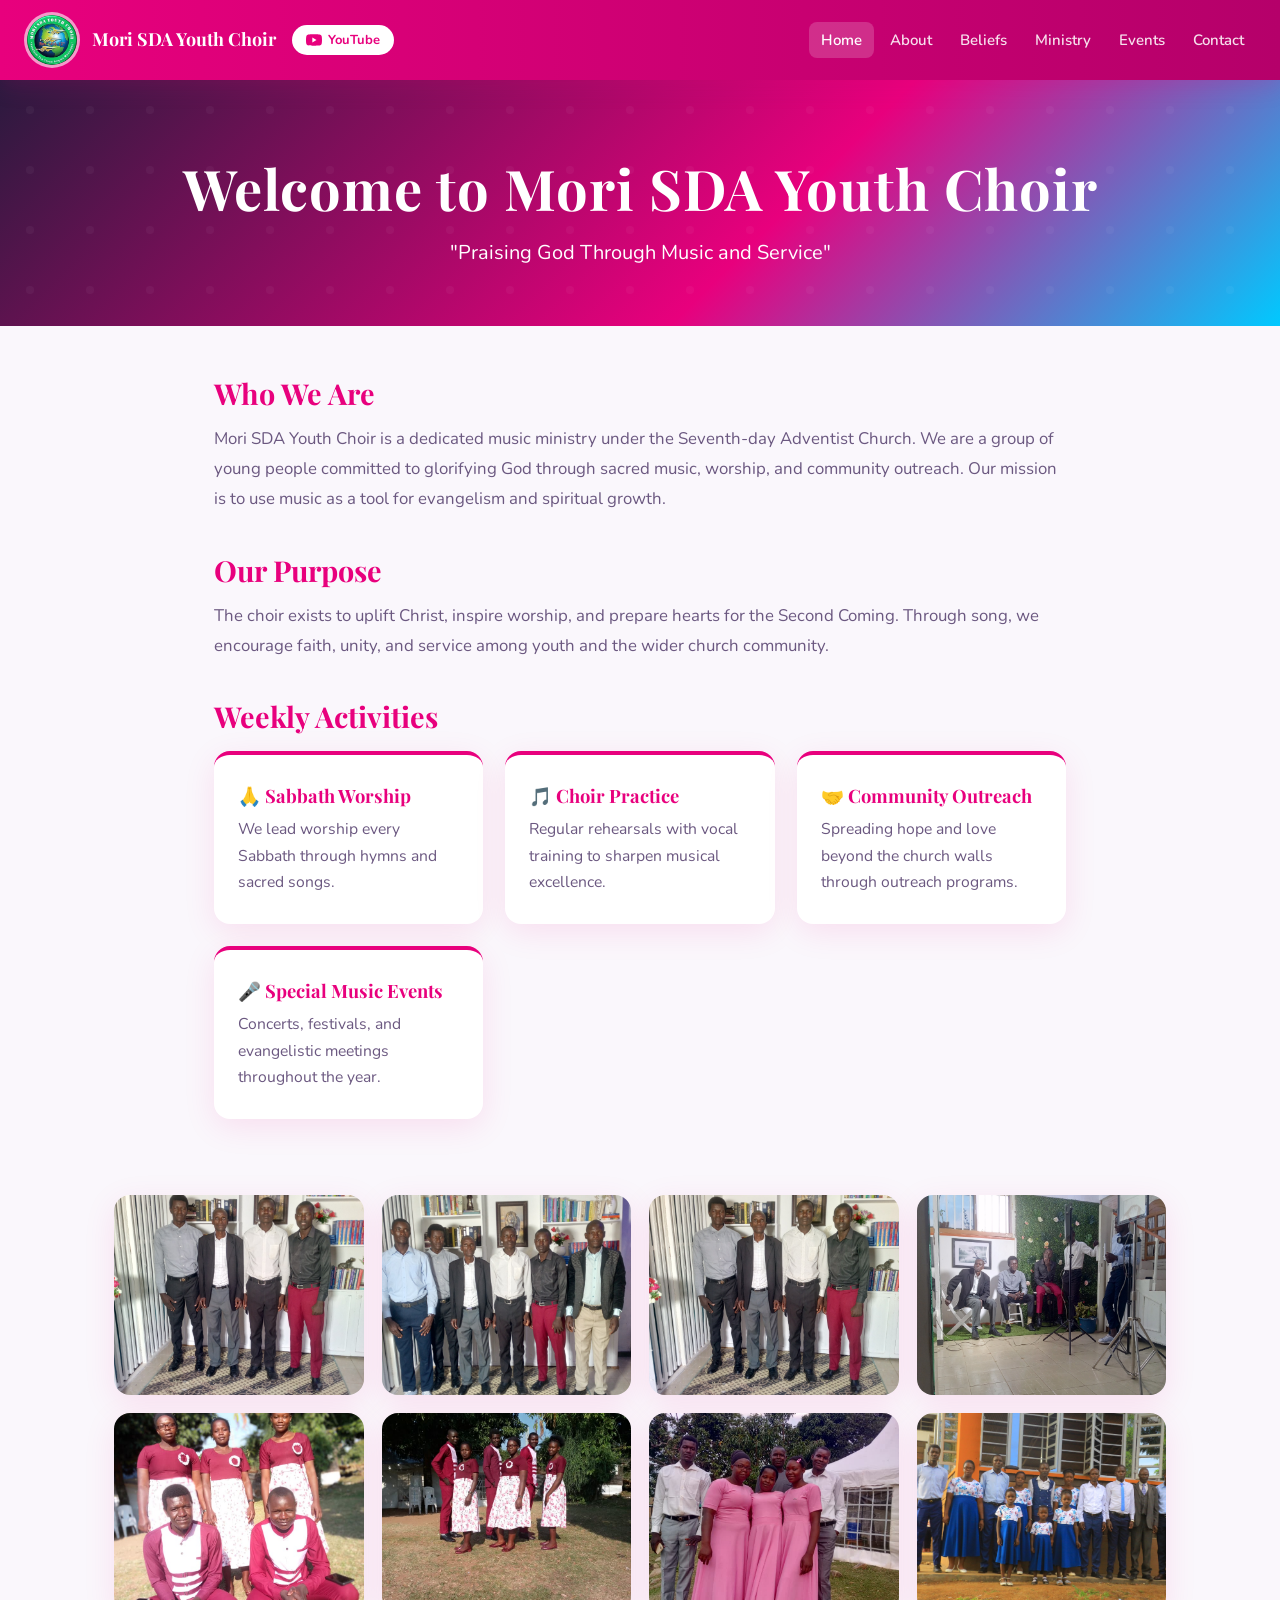
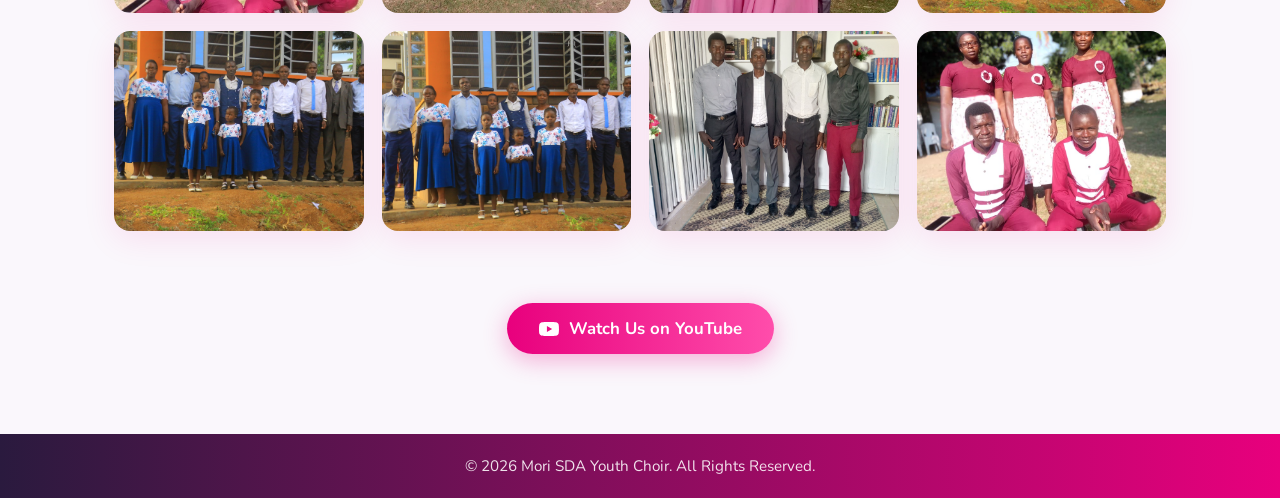
<file: index.html>
<!DOCTYPE html>
<html lang="en">
<head>
  <meta charset="UTF-8">
  <meta name="viewport" content="width=device-width, initial-scale=1.0">
  <title>Mori SDA Youth Choir</title>
  <link rel="stylesheet" href="style.css">
</head>
<body>

<!-- NAVBAR -->
<nav class="navbar">
  <div class="logo-container">
    <img src="logo.jpg" alt="Mori SDA Youth Choir Logo" class="logo-img">
    <span class="logo-text">Mori SDA Youth Choir</span>
    <a class="yt-btn" href="https://www.youtube.com/@MoriAYChoirRapogiKE" target="_blank" rel="noopener noreferrer">
      <svg width="16" height="16" viewBox="0 0 24 24" fill="currentColor"><path d="M23.5 6.2a3 3 0 0 0-2.1-2.1C19.5 3.5 12 3.5 12 3.5s-7.5 0-9.4.6A3 3 0 0 0 .5 6.2C0 8.1 0 12 0 12s0 3.9.5 5.8a3 3 0 0 0 2.1 2.1c1.9.6 9.4.6 9.4.6s7.5 0 9.4-.6a3 3 0 0 0 2.1-2.1C24 15.9 24 12 24 12s0-3.9-.5-5.8zM9.5 15.6V8.4l6.3 3.6-6.3 3.6z"/></svg>
      YouTube
    </a>
  </div>
  <button class="hamburger" aria-label="Toggle navigation">
    <span></span><span></span><span></span>
  </button>
  <ul class="nav-links">
    <li><button onclick="goToPage('index.html')">Home</button></li>
    <li><button onclick="goToPage('index2.html')">About</button></li>
    <li><button onclick="goToPage('index3.html')">Beliefs</button></li>
    <li><button onclick="goToPage('index4.html')">Ministry</button></li>
    <li><button onclick="goToPage('index5.html')">Events</button></li>
    <li><button onclick="goToPage('index6.html')">Contact</button></li>
  </ul>
</nav>

<div class="page-content">

<!-- HERO -->
<header class="hero">
  <h1>Welcome to Mori SDA Youth Choir</h1>
  <p>"Praising God Through Music and Service"</p>
</header>

<!-- SECTIONS -->
<div class="section-wrap">
  <section>
    <h2>Who We Are</h2>
    <p>
      Mori SDA Youth Choir is a dedicated music ministry under the Seventh-day Adventist Church.
      We are a group of young people committed to glorifying God through sacred music, worship,
      and community outreach. Our mission is to use music as a tool for evangelism and spiritual growth.
    </p>
  </section>

  <section>
    <h2>Our Purpose</h2>
    <p>
      The choir exists to uplift Christ, inspire worship, and prepare hearts for the Second Coming.
      Through song, we encourage faith, unity, and service among youth and the wider church community.
    </p>
  </section>

  <section>
    <h2>Weekly Activities</h2>
    <div class="cards-grid">
      <div class="card">
        <h3>🙏 Sabbath Worship</h3>
        <p>We lead worship every Sabbath through hymns and sacred songs.</p>
      </div>
      <div class="card">
        <h3>🎵 Choir Practice</h3>
        <p>Regular rehearsals with vocal training to sharpen musical excellence.</p>
      </div>
      <div class="card">
        <h3>🤝 Community Outreach</h3>
        <p>Spreading hope and love beyond the church walls through outreach programs.</p>
      </div>
      <div class="card">
        <h3>🎤 Special Music Events</h3>
        <p>Concerts, festivals, and evangelistic meetings throughout the year.</p>
      </div>
    </div>
  </section>
</div>

<!-- GALLERY -->
<section class="gallery">
  <img src="1.jpg" alt="Choir photo 1">
  <img src="2.jpg" alt="Choir photo 2">
  <img src="3.jpg" alt="Choir photo 3">
  <img src="4.jpg" alt="Choir photo 4">
  <img src="5.jpg" alt="Choir photo 5">
  <img src="6.jpg" alt="Choir photo 6">
  <img src="7.jpg" alt="Choir photo 7">
  <img src="8.jpg" alt="Choir photo 8">
  <img src="9.jpg" alt="Choir photo 9">
  <img src="10.jpg" alt="Choir photo 10">
  <img src="3.jpg" alt="Choir photo 11">
  <img src="5.jpg" alt="Choir photo 12">
</section>

<!-- CTA -->
<div class="cta-wrap">
  <a class="cta-btn" href="https://www.youtube.com/@MoriAYChoirRapogiKE" target="_blank" rel="noopener noreferrer">
    <svg width="20" height="20" viewBox="0 0 24 24" fill="currentColor"><path d="M23.5 6.2a3 3 0 0 0-2.1-2.1C19.5 3.5 12 3.5 12 3.5s-7.5 0-9.4.6A3 3 0 0 0 .5 6.2C0 8.1 0 12 0 12s0 3.9.5 5.8a3 3 0 0 0 2.1 2.1c1.9.6 9.4.6 9.4.6s7.5 0 9.4-.6a3 3 0 0 0 2.1-2.1C24 15.9 24 12 24 12s0-3.9-.5-5.8zM9.5 15.6V8.4l6.3 3.6-6.3 3.6z"/></svg>
    Watch Us on YouTube
  </a>
</div>

</div><!-- end .page-content -->

<footer>
  <p>&copy; 2026 Mori SDA Youth Choir. All Rights Reserved.</p>
</footer>

<script src="main.js"></script>
</body>
</html>
</file>
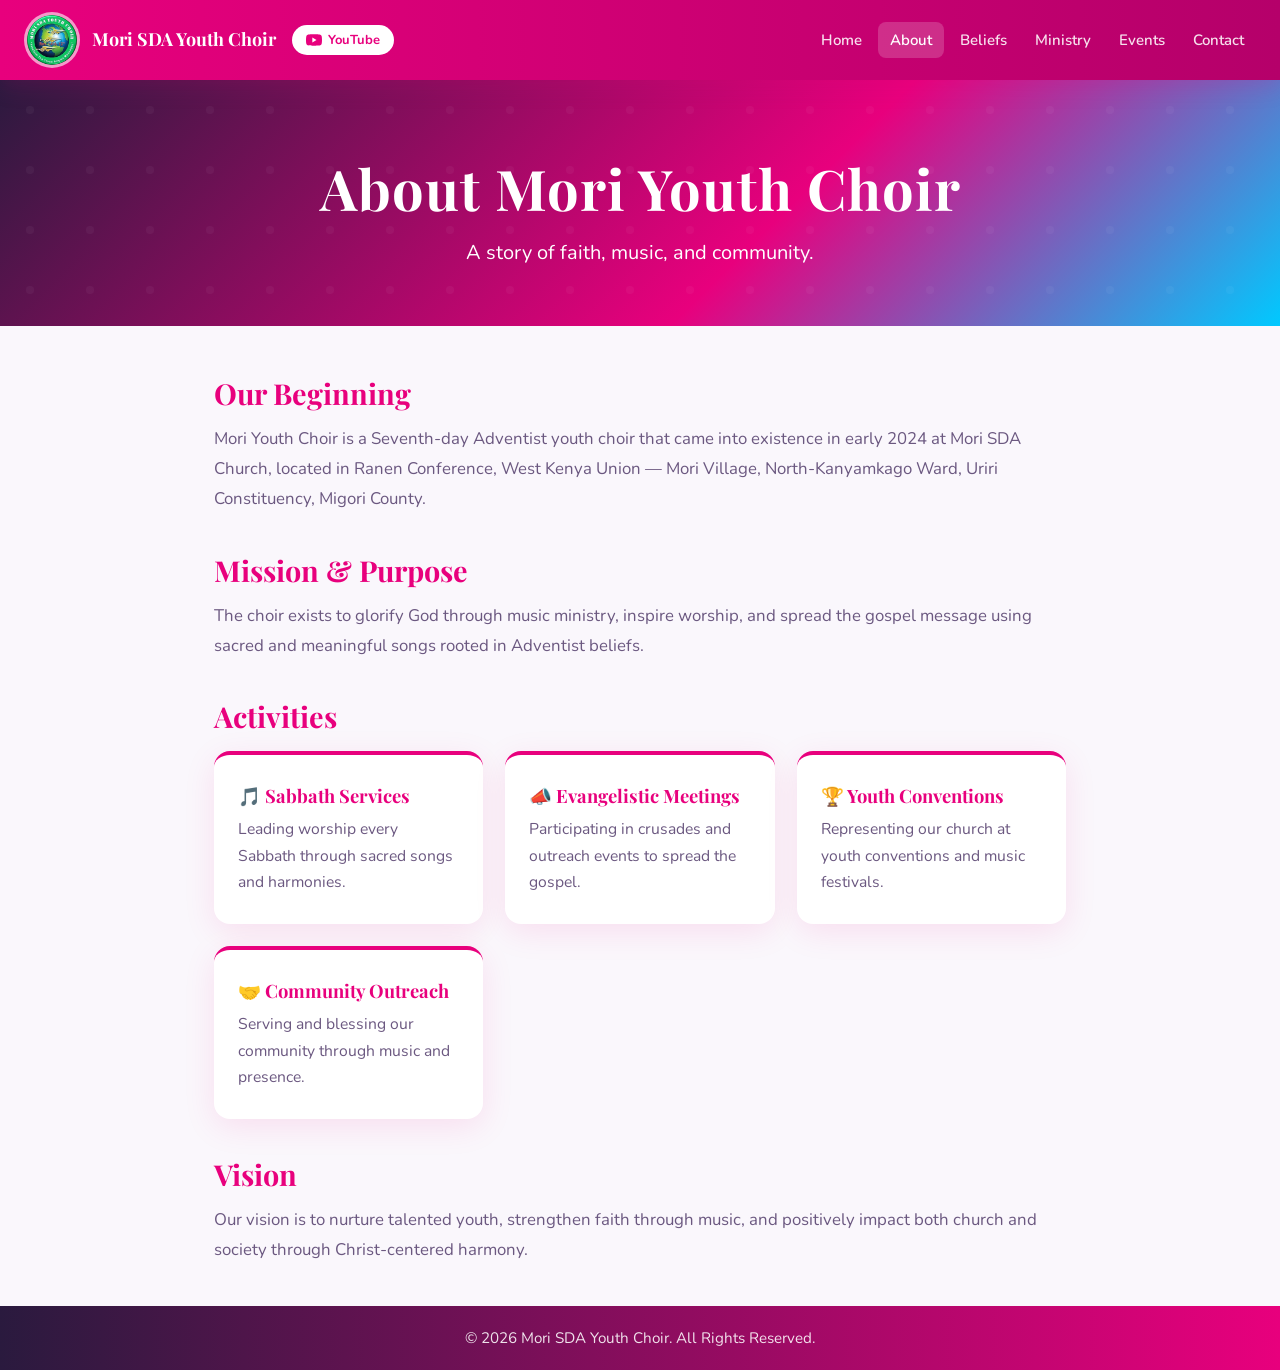
<file: index2.html>
<!DOCTYPE html>
<html lang="en">
<head>
  <meta charset="UTF-8">
  <meta name="viewport" content="width=device-width, initial-scale=1.0">
  <title>About | Mori SDA Youth Choir</title>
  <link rel="stylesheet" href="style.css">
</head>
<body>

<nav class="navbar">
  <div class="logo-container">
    <img src="logo.jpg" alt="Mori SDA Youth Choir Logo" class="logo-img">
    <span class="logo-text">Mori SDA Youth Choir</span>
    <a class="yt-btn" href="https://www.youtube.com/@MoriAYChoirRapogiKE" target="_blank" rel="noopener noreferrer">
      <svg width="16" height="16" viewBox="0 0 24 24" fill="currentColor"><path d="M23.5 6.2a3 3 0 0 0-2.1-2.1C19.5 3.5 12 3.5 12 3.5s-7.5 0-9.4.6A3 3 0 0 0 .5 6.2C0 8.1 0 12 0 12s0 3.9.5 5.8a3 3 0 0 0 2.1 2.1c1.9.6 9.4.6 9.4.6s7.5 0 9.4-.6a3 3 0 0 0 2.1-2.1C24 15.9 24 12 24 12s0-3.9-.5-5.8zM9.5 15.6V8.4l6.3 3.6-6.3 3.6z"/></svg>
      YouTube
    </a>
  </div>
  <button class="hamburger" aria-label="Toggle navigation">
    <span></span><span></span><span></span>
  </button>
  <ul class="nav-links">
    <li><button onclick="goToPage('index.html')">Home</button></li>
    <li><button onclick="goToPage('index2.html')">About</button></li>
    <li><button onclick="goToPage('index3.html')">Beliefs</button></li>
    <li><button onclick="goToPage('index4.html')">Ministry</button></li>
    <li><button onclick="goToPage('index5.html')">Events</button></li>
    <li><button onclick="goToPage('index6.html')">Contact</button></li>
  </ul>
</nav>

<div class="page-content">

<header class="hero">
  <h1>About Mori Youth Choir</h1>
  <p>A story of faith, music, and community.</p>
</header>

<div class="section-wrap">
  <section>
    <h2>Our Beginning</h2>
    <p>
      Mori Youth Choir is a Seventh-day Adventist youth choir that came into existence in early 2024
      at Mori SDA Church, located in Ranen Conference, West Kenya Union — Mori Village,
      North-Kanyamkago Ward, Uriri Constituency, Migori County.
    </p>
  </section>

  <section>
    <h2>Mission &amp; Purpose</h2>
    <p>
      The choir exists to glorify God through music ministry, inspire worship, and spread the gospel
      message using sacred and meaningful songs rooted in Adventist beliefs.
    </p>
  </section>

  <section>
    <h2>Activities</h2>
    <div class="cards-grid">
      <div class="card">
        <h3>🎵 Sabbath Services</h3>
        <p>Leading worship every Sabbath through sacred songs and harmonies.</p>
      </div>
      <div class="card">
        <h3>📣 Evangelistic Meetings</h3>
        <p>Participating in crusades and outreach events to spread the gospel.</p>
      </div>
      <div class="card">
        <h3>🏆 Youth Conventions</h3>
        <p>Representing our church at youth conventions and music festivals.</p>
      </div>
      <div class="card">
        <h3>🤝 Community Outreach</h3>
        <p>Serving and blessing our community through music and presence.</p>
      </div>
    </div>
  </section>

  <section>
    <h2>Vision</h2>
    <p>
      Our vision is to nurture talented youth, strengthen faith through music, and positively impact
      both church and society through Christ-centered harmony.
    </p>
  </section>
</div>

</div>

<footer>
  <p>&copy; 2026 Mori SDA Youth Choir. All Rights Reserved.</p>
</footer>

<script src="main.js"></script>
</body>
</html>
</file>
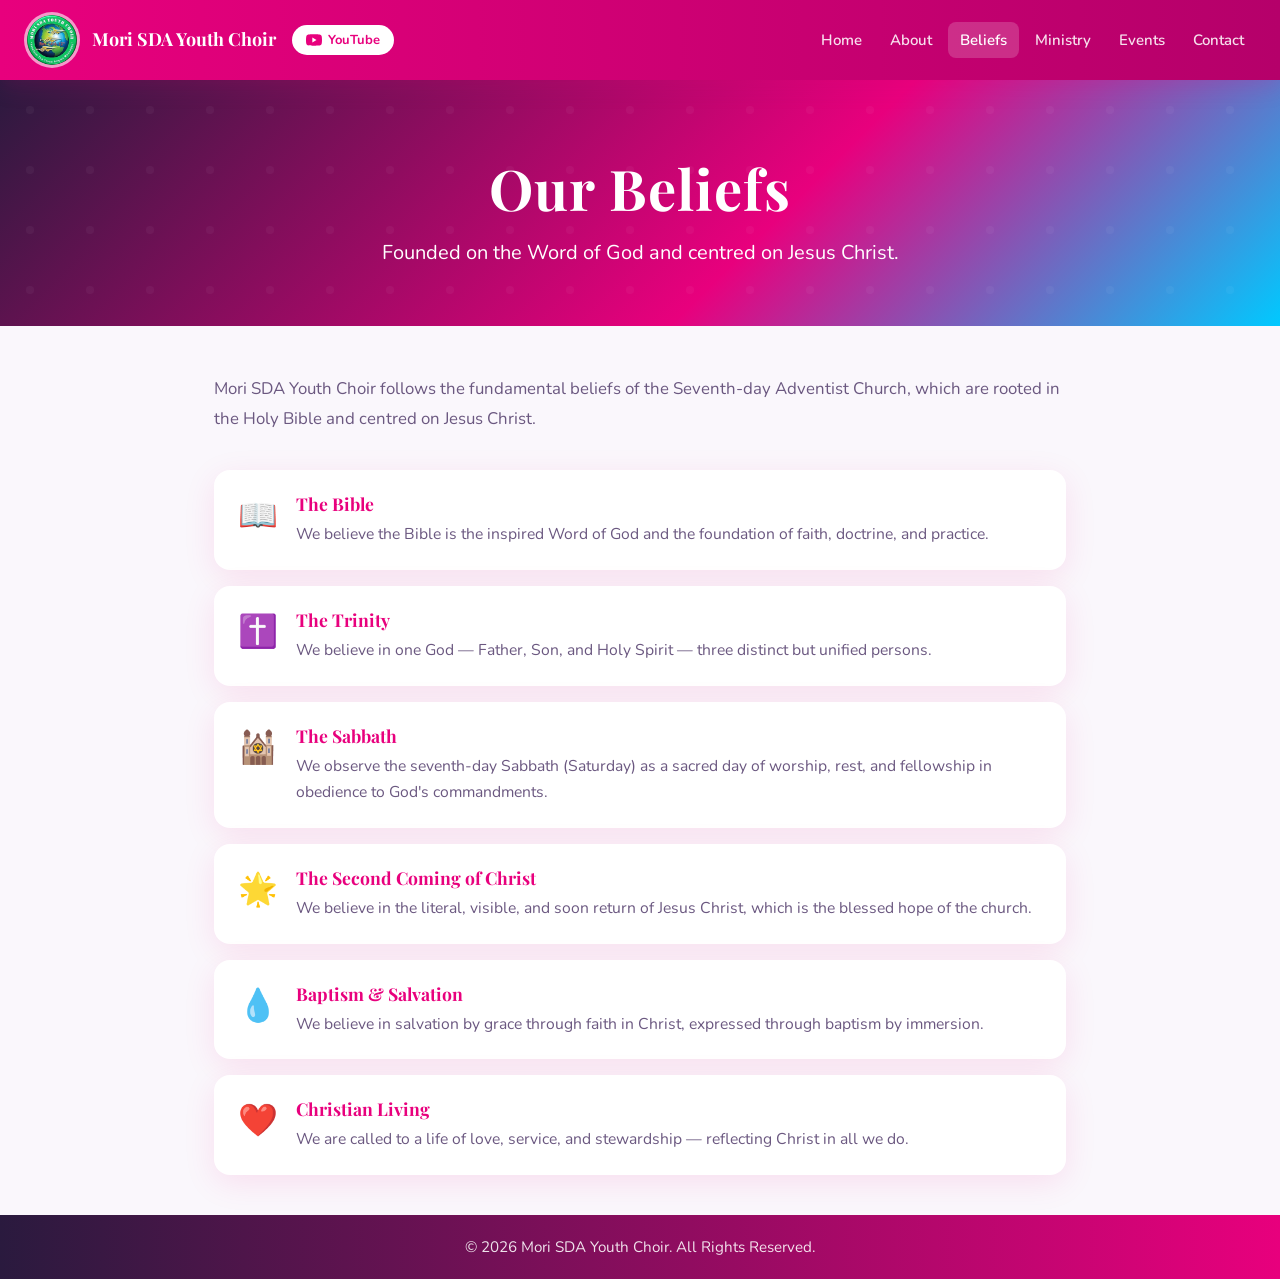
<file: index3.html>
<!DOCTYPE html>
<html lang="en">
<head>
  <meta charset="UTF-8">
  <meta name="viewport" content="width=device-width, initial-scale=1.0">
  <title>Our Beliefs | Mori SDA Youth Choir</title>
  <link rel="stylesheet" href="style.css">
</head>
<body>

<nav class="navbar">
  <div class="logo-container">
    <img src="logo.jpg" alt="Mori SDA Youth Choir Logo" class="logo-img">
    <span class="logo-text">Mori SDA Youth Choir</span>
    <a class="yt-btn" href="https://www.youtube.com/@MoriAYChoirRapogiKE" target="_blank" rel="noopener noreferrer">
      <svg width="16" height="16" viewBox="0 0 24 24" fill="currentColor"><path d="M23.5 6.2a3 3 0 0 0-2.1-2.1C19.5 3.5 12 3.5 12 3.5s-7.5 0-9.4.6A3 3 0 0 0 .5 6.2C0 8.1 0 12 0 12s0 3.9.5 5.8a3 3 0 0 0 2.1 2.1c1.9.6 9.4.6 9.4.6s7.5 0 9.4-.6a3 3 0 0 0 2.1-2.1C24 15.9 24 12 24 12s0-3.9-.5-5.8zM9.5 15.6V8.4l6.3 3.6-6.3 3.6z"/></svg>
      YouTube
    </a>
  </div>
  <button class="hamburger" aria-label="Toggle navigation">
    <span></span><span></span><span></span>
  </button>
  <ul class="nav-links">
    <li><button onclick="goToPage('index.html')">Home</button></li>
    <li><button onclick="goToPage('index2.html')">About</button></li>
    <li><button onclick="goToPage('index3.html')">Beliefs</button></li>
    <li><button onclick="goToPage('index4.html')">Ministry</button></li>
    <li><button onclick="goToPage('index5.html')">Events</button></li>
    <li><button onclick="goToPage('index6.html')">Contact</button></li>
  </ul>
</nav>

<div class="page-content">

<header class="hero">
  <h1>Our Beliefs</h1>
  <p>Founded on the Word of God and centred on Jesus Christ.</p>
</header>

<div class="section-wrap">
  <section>
    <p>
      Mori SDA Youth Choir follows the fundamental beliefs of the Seventh-day Adventist Church,
      which are rooted in the Holy Bible and centred on Jesus Christ.
    </p>
  </section>

  <section>
    <div class="belief-card">
      <div class="belief-icon">📖</div>
      <div>
        <h3>The Bible</h3>
        <p>We believe the Bible is the inspired Word of God and the foundation of faith, doctrine, and practice.</p>
      </div>
    </div>

    <div class="belief-card">
      <div class="belief-icon">✝️</div>
      <div>
        <h3>The Trinity</h3>
        <p>We believe in one God — Father, Son, and Holy Spirit — three distinct but unified persons.</p>
      </div>
    </div>

    <div class="belief-card">
      <div class="belief-icon">🕍</div>
      <div>
        <h3>The Sabbath</h3>
        <p>We observe the seventh-day Sabbath (Saturday) as a sacred day of worship, rest, and fellowship
        in obedience to God's commandments.</p>
      </div>
    </div>

    <div class="belief-card">
      <div class="belief-icon">🌟</div>
      <div>
        <h3>The Second Coming of Christ</h3>
        <p>We believe in the literal, visible, and soon return of Jesus Christ, which is the blessed hope
        of the church.</p>
      </div>
    </div>

    <div class="belief-card">
      <div class="belief-icon">💧</div>
      <div>
        <h3>Baptism &amp; Salvation</h3>
        <p>We believe in salvation by grace through faith in Christ, expressed through baptism by immersion.</p>
      </div>
    </div>

    <div class="belief-card">
      <div class="belief-icon">❤️</div>
      <div>
        <h3>Christian Living</h3>
        <p>We are called to a life of love, service, and stewardship — reflecting Christ in all we do.</p>
      </div>
    </div>
  </section>
</div>

</div>

<footer>
  <p>&copy; 2026 Mori SDA Youth Choir. All Rights Reserved.</p>
</footer>

<script src="main.js"></script>
</body>
</html>
</file>
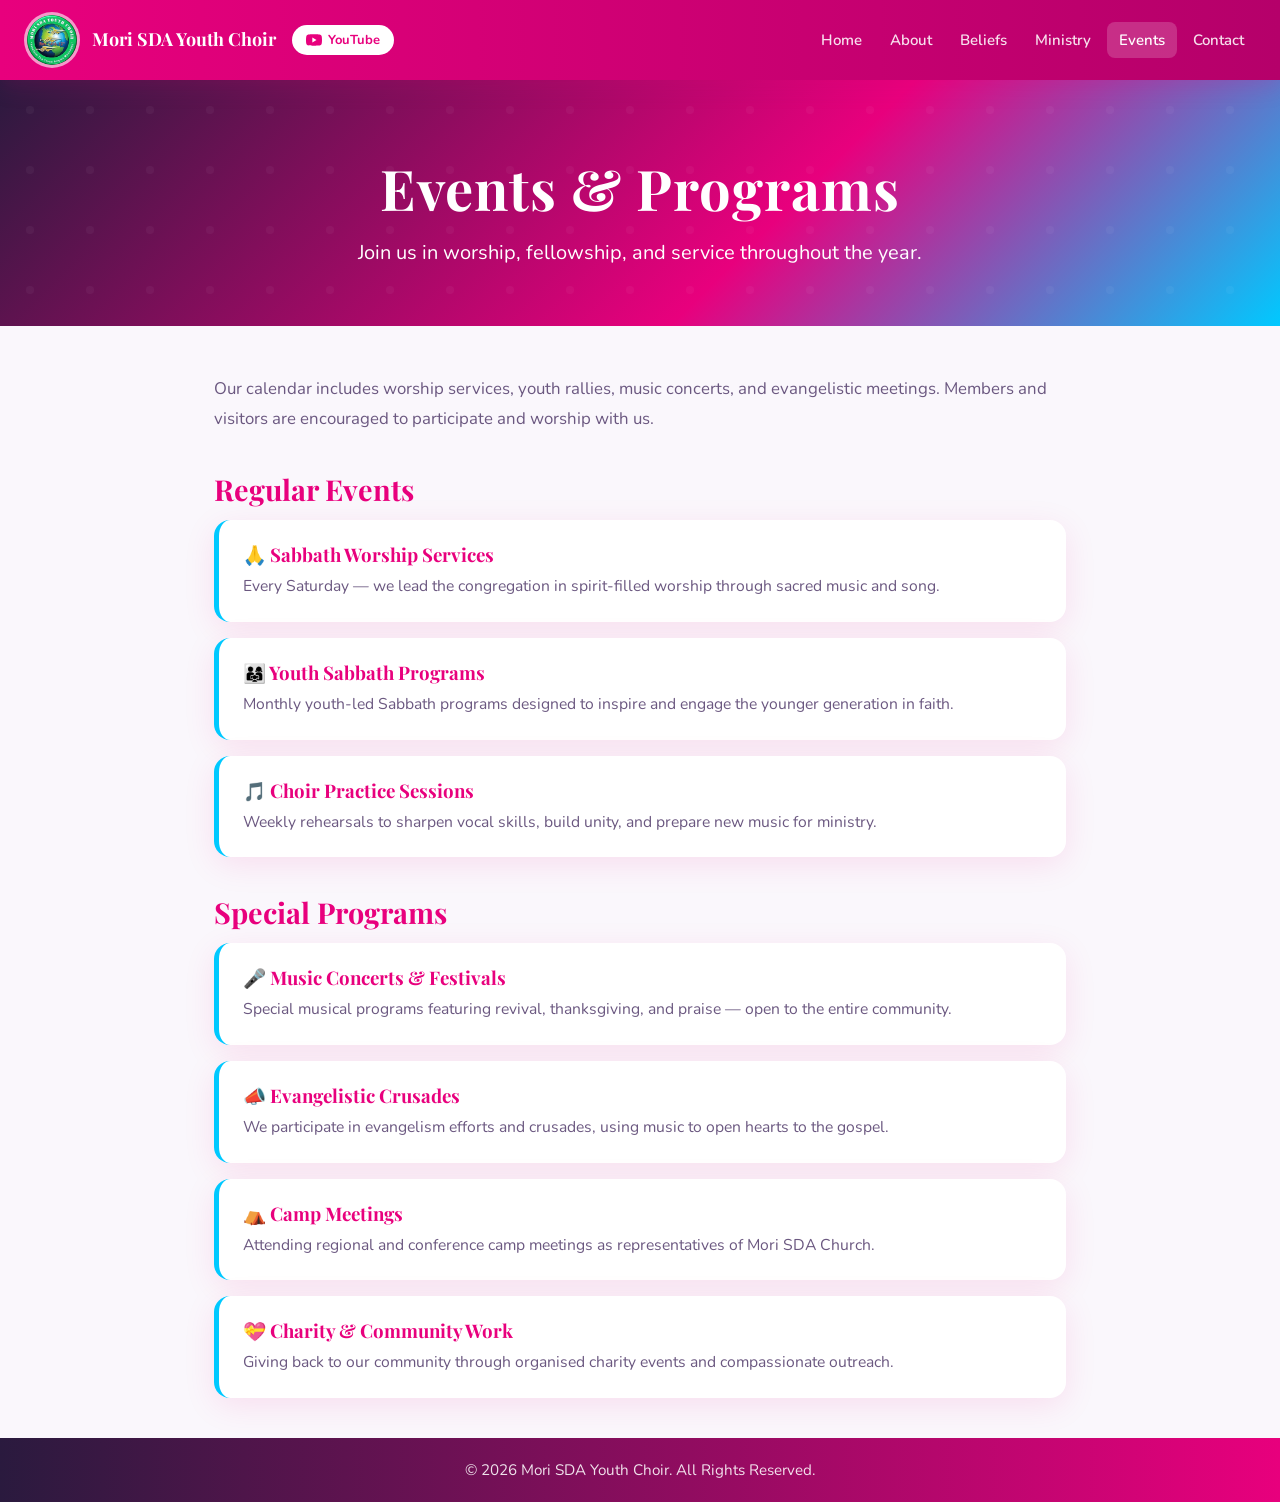
<file: index5.html>
<!DOCTYPE html>
<html lang="en">
<head>
  <meta charset="UTF-8">
  <meta name="viewport" content="width=device-width, initial-scale=1.0">
  <title>Events | Mori SDA Youth Choir</title>
  <link rel="stylesheet" href="style.css">
</head>
<body>

<nav class="navbar">
  <div class="logo-container">
    <img src="logo.jpg" alt="Mori SDA Youth Choir Logo" class="logo-img">
    <span class="logo-text">Mori SDA Youth Choir</span>
    <a class="yt-btn" href="https://www.youtube.com/@MoriAYChoirRapogiKE" target="_blank" rel="noopener noreferrer">
      <svg width="16" height="16" viewBox="0 0 24 24" fill="currentColor"><path d="M23.5 6.2a3 3 0 0 0-2.1-2.1C19.5 3.5 12 3.5 12 3.5s-7.5 0-9.4.6A3 3 0 0 0 .5 6.2C0 8.1 0 12 0 12s0 3.9.5 5.8a3 3 0 0 0 2.1 2.1c1.9.6 9.4.6 9.4.6s7.5 0 9.4-.6a3 3 0 0 0 2.1-2.1C24 15.9 24 12 24 12s0-3.9-.5-5.8zM9.5 15.6V8.4l6.3 3.6-6.3 3.6z"/></svg>
      YouTube
    </a>
  </div>
  <button class="hamburger" aria-label="Toggle navigation">
    <span></span><span></span><span></span>
  </button>
  <ul class="nav-links">
    <li><button onclick="goToPage('index.html')">Home</button></li>
    <li><button onclick="goToPage('index2.html')">About</button></li>
    <li><button onclick="goToPage('index3.html')">Beliefs</button></li>
    <li><button onclick="goToPage('index4.html')">Ministry</button></li>
    <li><button onclick="goToPage('index5.html')">Events</button></li>
    <li><button onclick="goToPage('index6.html')">Contact</button></li>
  </ul>
</nav>

<div class="page-content">

<header class="hero">
  <h1>Events &amp; Programs</h1>
  <p>Join us in worship, fellowship, and service throughout the year.</p>
</header>

<div class="section-wrap">

  <section>
    <p>
      Our calendar includes worship services, youth rallies, music concerts, and evangelistic meetings.
      Members and visitors are encouraged to participate and worship with us.
    </p>
  </section>

  <section>
    <h2>Regular Events</h2>

    <div class="event-card">
      <h3>🙏 Sabbath Worship Services</h3>
      <p>Every Saturday — we lead the congregation in spirit-filled worship through sacred music and song.</p>
    </div>

    <div class="event-card">
      <h3>👨‍👩‍👧 Youth Sabbath Programs</h3>
      <p>Monthly youth-led Sabbath programs designed to inspire and engage the younger generation in faith.</p>
    </div>

    <div class="event-card">
      <h3>🎵 Choir Practice Sessions</h3>
      <p>Weekly rehearsals to sharpen vocal skills, build unity, and prepare new music for ministry.</p>
    </div>

  </section>

  <section>
    <h2>Special Programs</h2>

    <div class="event-card">
      <h3>🎤 Music Concerts &amp; Festivals</h3>
      <p>Special musical programs featuring revival, thanksgiving, and praise — open to the entire community.</p>
    </div>

    <div class="event-card">
      <h3>📣 Evangelistic Crusades</h3>
      <p>We participate in evangelism efforts and crusades, using music to open hearts to the gospel.</p>
    </div>

    <div class="event-card">
      <h3>⛺ Camp Meetings</h3>
      <p>Attending regional and conference camp meetings as representatives of Mori SDA Church.</p>
    </div>

    <div class="event-card">
      <h3>💝 Charity &amp; Community Work</h3>
      <p>Giving back to our community through organised charity events and compassionate outreach.</p>
    </div>

  </section>

</div>

</div>

<footer>
  <p>&copy; 2026 Mori SDA Youth Choir. All Rights Reserved.</p>
</footer>

<script src="main.js"></script>
</body>
</html>
</file>
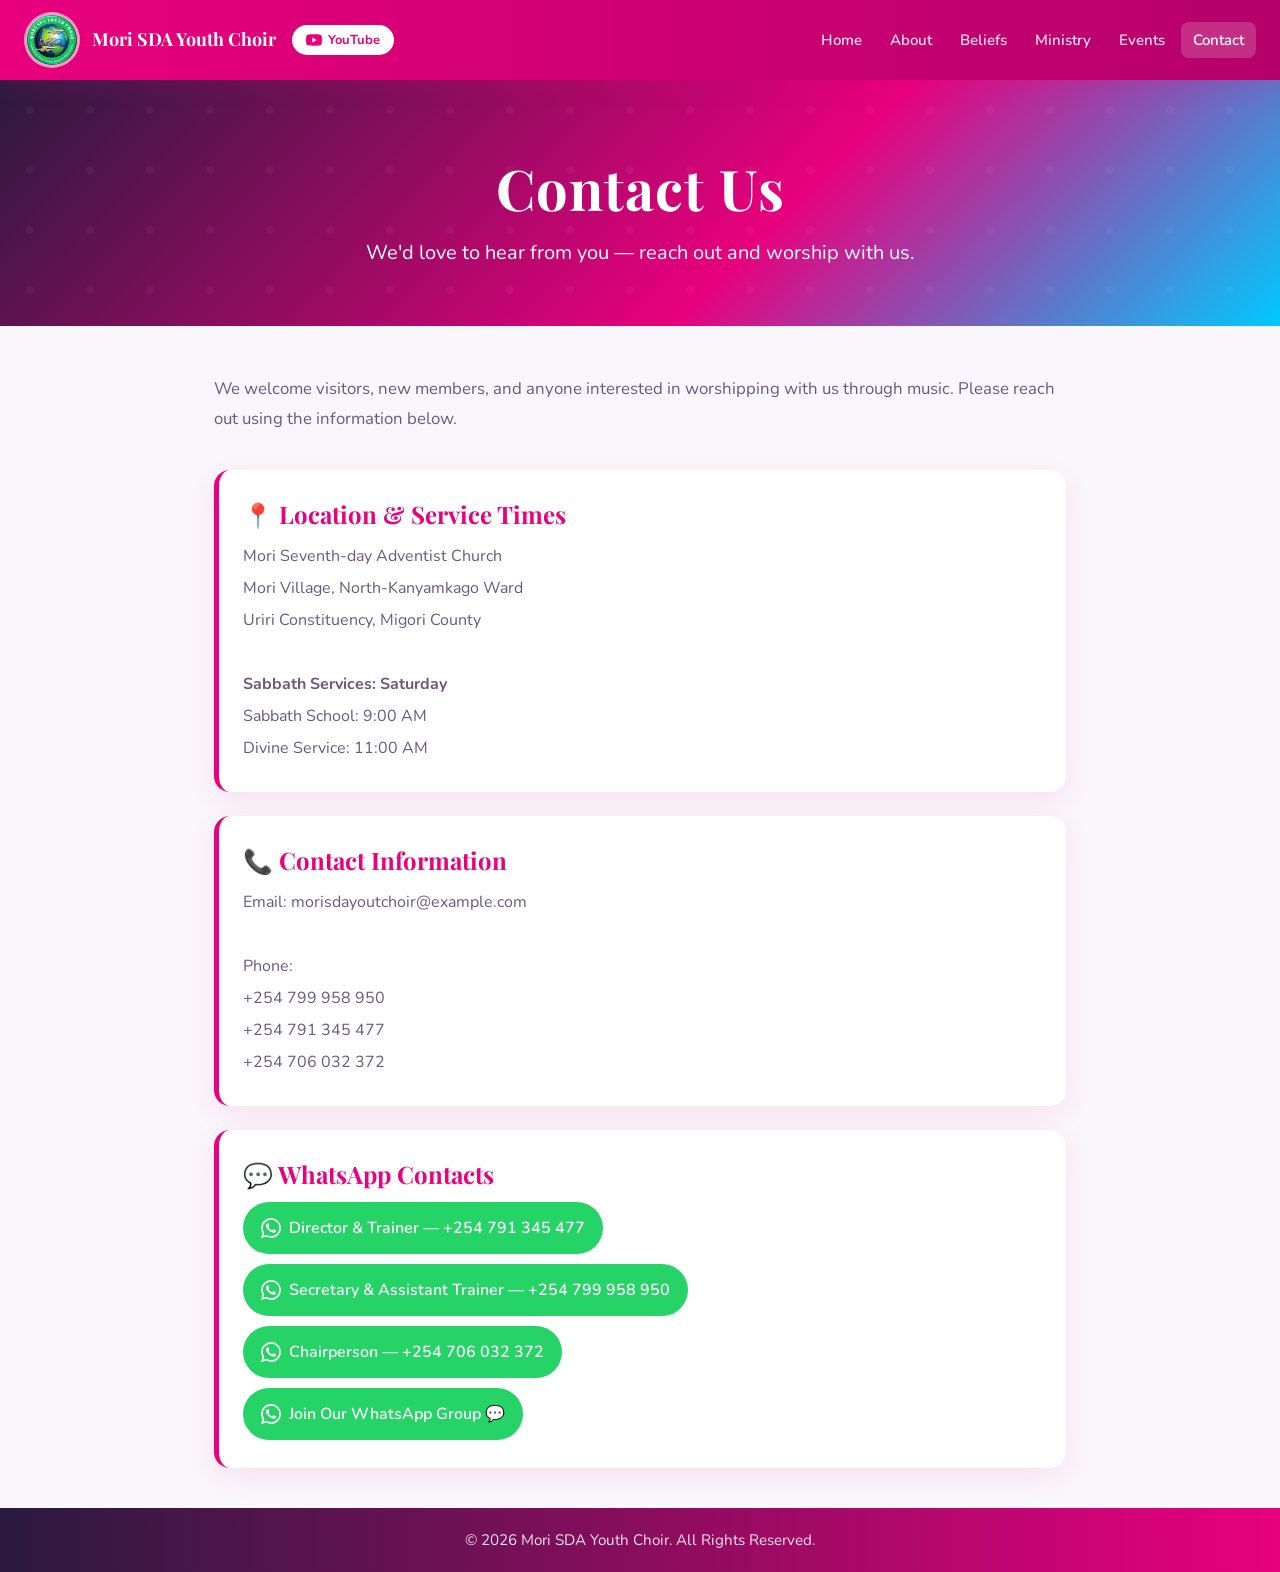
<file: index6.html>
<!DOCTYPE html>
<html lang="en">
<head>
  <meta charset="UTF-8">
  <meta name="viewport" content="width=device-width, initial-scale=1.0">
  <title>Contact Us | Mori SDA Youth Choir</title>
  <link rel="stylesheet" href="style.css">
</head>
<body>

<nav class="navbar">
  <div class="logo-container">
    <img src="logo.jpg" alt="Mori SDA Youth Choir Logo" class="logo-img">
    <span class="logo-text">Mori SDA Youth Choir</span>
    <a class="yt-btn" href="https://www.youtube.com/@MoriAYChoirRapogiKE" target="_blank" rel="noopener noreferrer">
      <svg width="16" height="16" viewBox="0 0 24 24" fill="currentColor"><path d="M23.5 6.2a3 3 0 0 0-2.1-2.1C19.5 3.5 12 3.5 12 3.5s-7.5 0-9.4.6A3 3 0 0 0 .5 6.2C0 8.1 0 12 0 12s0 3.9.5 5.8a3 3 0 0 0 2.1 2.1c1.9.6 9.4.6 9.4.6s7.5 0 9.4-.6a3 3 0 0 0 2.1-2.1C24 15.9 24 12 24 12s0-3.9-.5-5.8zM9.5 15.6V8.4l6.3 3.6-6.3 3.6z"/></svg>
      YouTube
    </a>
  </div>
  <button class="hamburger" aria-label="Toggle navigation">
    <span></span><span></span><span></span>
  </button>
  <ul class="nav-links">
    <li><button onclick="goToPage('index.html')">Home</button></li>
    <li><button onclick="goToPage('index2.html')">About</button></li>
    <li><button onclick="goToPage('index3.html')">Beliefs</button></li>
    <li><button onclick="goToPage('index4.html')">Ministry</button></li>
    <li><button onclick="goToPage('index5.html')">Events</button></li>
    <li><button onclick="goToPage('index6.html')">Contact</button></li>
  </ul>
</nav>

<div class="page-content">

<header class="hero">
  <h1>Contact Us</h1>
  <p>We'd love to hear from you — reach out and worship with us.</p>
</header>

<div class="section-wrap">

  <section>
    <p>
      We welcome visitors, new members, and anyone interested in worshipping with us through music.
      Please reach out using the information below.
    </p>
  </section>

  <div class="contact-card">
    <h2>📍 Location &amp; Service Times</h2>
    <p>
      Mori Seventh-day Adventist Church<br>
      Mori Village, North-Kanyamkago Ward<br>
      Uriri Constituency, Migori County<br><br>
      <strong>Sabbath Services: Saturday</strong><br>
      Sabbath School: 9:00 AM<br>
      Divine Service: 11:00 AM
    </p>
  </div>

  <div class="contact-card">
    <h2>📞 Contact Information</h2>
    <p>
      Email: morisdayoutchoir@example.com<br><br>
      Phone:<br>
      +254 799 958 950<br>
      +254 791 345 477<br>
      +254 706 032 372
    </p>
  </div>

  <div class="contact-card">
    <h2>💬 WhatsApp Contacts</h2>
    <div class="wa-links">

      <a class="wa-link" href="https://wa.me/254791345477" target="_blank" rel="noopener noreferrer">
        <svg width="20" height="20" viewBox="0 0 24 24" fill="currentColor"><path d="M17.472 14.382c-.297-.149-1.758-.867-2.03-.967-.273-.099-.471-.148-.67.15-.197.297-.767.966-.94 1.164-.173.199-.347.223-.644.075-.297-.15-1.255-.463-2.39-1.475-.883-.788-1.48-1.761-1.653-2.059-.173-.297-.018-.458.13-.606.134-.133.298-.347.446-.52.149-.174.198-.298.298-.497.099-.198.05-.371-.025-.52-.075-.149-.669-1.612-.916-2.207-.242-.579-.487-.5-.669-.51-.173-.008-.371-.01-.57-.01-.198 0-.52.074-.792.372-.272.297-1.04 1.016-1.04 2.479 0 1.462 1.065 2.875 1.213 3.074.149.198 2.096 3.2 5.077 4.487.709.306 1.262.489 1.694.625.712.227 1.36.195 1.871.118.571-.085 1.758-.719 2.006-1.413.248-.694.248-1.289.173-1.413-.074-.124-.272-.198-.57-.347m-5.421 7.403h-.004a9.87 9.87 0 01-5.031-1.378l-.361-.214-3.741.982.998-3.648-.235-.374a9.86 9.86 0 01-1.51-5.26c.001-5.45 4.436-9.884 9.888-9.884 2.64 0 5.122 1.03 6.988 2.898a9.825 9.825 0 012.893 6.994c-.003 5.45-4.437 9.884-9.885 9.884m8.413-18.297A11.815 11.815 0 0012.05 0C5.495 0 .16 5.335.157 11.892c0 2.096.547 4.142 1.588 5.945L.057 24l6.305-1.654a11.882 11.882 0 005.683 1.448h.005c6.554 0 11.89-5.335 11.893-11.893a11.821 11.821 0 00-3.48-8.413z"/></svg>
        Director &amp; Trainer — +254 791 345 477
      </a>

      <a class="wa-link" href="https://wa.me/254799958950" target="_blank" rel="noopener noreferrer">
        <svg width="20" height="20" viewBox="0 0 24 24" fill="currentColor"><path d="M17.472 14.382c-.297-.149-1.758-.867-2.03-.967-.273-.099-.471-.148-.67.15-.197.297-.767.966-.94 1.164-.173.199-.347.223-.644.075-.297-.15-1.255-.463-2.39-1.475-.883-.788-1.48-1.761-1.653-2.059-.173-.297-.018-.458.13-.606.134-.133.298-.347.446-.52.149-.174.198-.298.298-.497.099-.198.05-.371-.025-.52-.075-.149-.669-1.612-.916-2.207-.242-.579-.487-.5-.669-.51-.173-.008-.371-.01-.57-.01-.198 0-.52.074-.792.372-.272.297-1.04 1.016-1.04 2.479 0 1.462 1.065 2.875 1.213 3.074.149.198 2.096 3.2 5.077 4.487.709.306 1.262.489 1.694.625.712.227 1.36.195 1.871.118.571-.085 1.758-.719 2.006-1.413.248-.694.248-1.289.173-1.413-.074-.124-.272-.198-.57-.347m-5.421 7.403h-.004a9.87 9.87 0 01-5.031-1.378l-.361-.214-3.741.982.998-3.648-.235-.374a9.86 9.86 0 01-1.51-5.26c.001-5.45 4.436-9.884 9.888-9.884 2.64 0 5.122 1.03 6.988 2.898a9.825 9.825 0 012.893 6.994c-.003 5.45-4.437 9.884-9.885 9.884m8.413-18.297A11.815 11.815 0 0012.05 0C5.495 0 .16 5.335.157 11.892c0 2.096.547 4.142 1.588 5.945L.057 24l6.305-1.654a11.882 11.882 0 005.683 1.448h.005c6.554 0 11.89-5.335 11.893-11.893a11.821 11.821 0 00-3.48-8.413z"/></svg>
        Secretary &amp; Assistant Trainer — +254 799 958 950
      </a>

      <a class="wa-link" href="https://wa.me/254706032372" target="_blank" rel="noopener noreferrer">
        <svg width="20" height="20" viewBox="0 0 24 24" fill="currentColor"><path d="M17.472 14.382c-.297-.149-1.758-.867-2.03-.967-.273-.099-.471-.148-.67.15-.197.297-.767.966-.94 1.164-.173.199-.347.223-.644.075-.297-.15-1.255-.463-2.39-1.475-.883-.788-1.48-1.761-1.653-2.059-.173-.297-.018-.458.13-.606.134-.133.298-.347.446-.52.149-.174.198-.298.298-.497.099-.198.05-.371-.025-.52-.075-.149-.669-1.612-.916-2.207-.242-.579-.487-.5-.669-.51-.173-.008-.371-.01-.57-.01-.198 0-.52.074-.792.372-.272.297-1.04 1.016-1.04 2.479 0 1.462 1.065 2.875 1.213 3.074.149.198 2.096 3.2 5.077 4.487.709.306 1.262.489 1.694.625.712.227 1.36.195 1.871.118.571-.085 1.758-.719 2.006-1.413.248-.694.248-1.289.173-1.413-.074-.124-.272-.198-.57-.347m-5.421 7.403h-.004a9.87 9.87 0 01-5.031-1.378l-.361-.214-3.741.982.998-3.648-.235-.374a9.86 9.86 0 01-1.51-5.26c.001-5.45 4.436-9.884 9.888-9.884 2.64 0 5.122 1.03 6.988 2.898a9.825 9.825 0 012.893 6.994c-.003 5.45-4.437 9.884-9.885 9.884m8.413-18.297A11.815 11.815 0 0012.05 0C5.495 0 .16 5.335.157 11.892c0 2.096.547 4.142 1.588 5.945L.057 24l6.305-1.654a11.882 11.882 0 005.683 1.448h.005c6.554 0 11.89-5.335 11.893-11.893a11.821 11.821 0 00-3.48-8.413z"/></svg>
        Chairperson — +254 706 032 372
      </a>

      <a class="wa-link" href="https://chat.whatsapp.com/FPRrLJEimadIgHpL9myS9f" target="_blank" rel="noopener noreferrer">
        <svg width="20" height="20" viewBox="0 0 24 24" fill="currentColor"><path d="M17.472 14.382c-.297-.149-1.758-.867-2.03-.967-.273-.099-.471-.148-.67.15-.197.297-.767.966-.94 1.164-.173.199-.347.223-.644.075-.297-.15-1.255-.463-2.39-1.475-.883-.788-1.48-1.761-1.653-2.059-.173-.297-.018-.458.13-.606.134-.133.298-.347.446-.52.149-.174.198-.298.298-.497.099-.198.05-.371-.025-.52-.075-.149-.669-1.612-.916-2.207-.242-.579-.487-.5-.669-.51-.173-.008-.371-.01-.57-.01-.198 0-.52.074-.792.372-.272.297-1.04 1.016-1.04 2.479 0 1.462 1.065 2.875 1.213 3.074.149.198 2.096 3.2 5.077 4.487.709.306 1.262.489 1.694.625.712.227 1.36.195 1.871.118.571-.085 1.758-.719 2.006-1.413.248-.694.248-1.289.173-1.413-.074-.124-.272-.198-.57-.347m-5.421 7.403h-.004a9.87 9.87 0 01-5.031-1.378l-.361-.214-3.741.982.998-3.648-.235-.374a9.86 9.86 0 01-1.51-5.26c.001-5.45 4.436-9.884 9.888-9.884 2.64 0 5.122 1.03 6.988 2.898a9.825 9.825 0 012.893 6.994c-.003 5.45-4.437 9.884-9.885 9.884m8.413-18.297A11.815 11.815 0 0012.05 0C5.495 0 .16 5.335.157 11.892c0 2.096.547 4.142 1.588 5.945L.057 24l6.305-1.654a11.882 11.882 0 005.683 1.448h.005c6.554 0 11.89-5.335 11.893-11.893a11.821 11.821 0 00-3.48-8.413z"/></svg>
        Join Our WhatsApp Group 💬
      </a>

    </div>
  </div>

</div>

</div>

<footer>
  <p>&copy; 2026 Mori SDA Youth Choir. All Rights Reserved.</p>
</footer>

<script src="main.js"></script>
</body>
</html>
</file>
<file: style.css>
/* ===== Google Fonts ===== */
@import url('https://fonts.googleapis.com/css2?family=Playfair+Display:wght@600;700&family=Nunito:wght@400;600;700&display=swap');

/* ===== CSS Variables ===== */

:root {
  --pink: #e8007d;
  --pink-dark: #b5006a;
  --pink-light: #ff4dab;
  --accent: #00c9ff;
  --green: #00e676;
  --bg: #faf7fc;
  --text: #2a1a3e;
  --text-light: #6b5880;
  --card-bg: #fff;
  --shadow: 0 8px 32px rgba(232,0,125,0.10);
  --radius: 16px;
  --nav-h: 80px;
}

/* ===== Reset ===== */
*, *::before, *::after { box-sizing: border-box; margin: 0; padding: 0; }
body {
  font-family: 'Nunito', sans-serif;
  background: var(--bg);
  color: var(--text);
  min-height: 100vh;
}
img { display: block; max-width: 100%; }
a { color: var(--pink); text-decoration: none; }
a:hover { text-decoration: underline; }
ul { list-style: none; }
h1, h2, h3 { font-family: 'Playfair Display', serif; }

/* ===== NAVBAR ===== */
.navbar {
  position: fixed;
  top: 0; left: 0; right: 0;
  z-index: 1000;
  background: linear-gradient(90deg, #e8007d 0%, #b5006a 100%);
  display: flex;
  align-items: center;
  justify-content: space-between;
  padding: 0 24px;
  height: var(--nav-h);
  box-shadow: 0 4px 24px rgba(232,0,125,0.18);
  gap: 12px;
}

.logo-container {
  display: flex;
  align-items: center;
  gap: 12px;
  min-width: 0;
  flex-shrink: 0;
}

.logo-img {
  height: 56px;
  width: 56px;
  border-radius: 50%;
  object-fit: cover;
  border: 3px solid rgba(255,255,255,0.5);
  background: #fff3;
}

.logo-text {
  font-family: 'Playfair Display', serif;
  font-size: 18px;
  font-weight: 700;
  color: #fff;
  white-space: nowrap;
  line-height: 1.2;
}

.yt-btn {
  display: inline-flex;
  align-items: center;
  gap: 6px;
  background: #fff;
  color: var(--pink) !important;
  font-weight: 700;
  font-size: 13px;
  padding: 6px 14px;
  border-radius: 20px;
  border: none;
  cursor: pointer;
  white-space: nowrap;
  text-decoration: none !important;
  transition: background 0.2s, color 0.2s;
  margin-left: 4px;
}
.yt-btn:hover { background: var(--pink); color: #fff !important; }
.yt-btn svg { flex-shrink: 0; }

/* Hamburger */
.hamburger {
  display: none;
  flex-direction: column;
  gap: 5px;
  cursor: pointer;
  background: none;
  border: none;
  padding: 4px;
  flex-shrink: 0;
}
.hamburger span {
  display: block;
  width: 26px;
  height: 3px;
  background: #fff;
  border-radius: 2px;
  transition: 0.3s;
}
.hamburger.open span:nth-child(1) { transform: translateY(8px) rotate(45deg); }
.hamburger.open span:nth-child(2) { opacity: 0; }
.hamburger.open span:nth-child(3) { transform: translateY(-8px) rotate(-45deg); }

/* Nav links */
.nav-links {
  display: flex;
  align-items: center;
  gap: 4px;
}

.nav-links button {
  background: none;
  border: none;
  color: rgba(255,255,255,0.88);
  font-family: 'Nunito', sans-serif;
  font-size: 15px;
  font-weight: 600;
  cursor: pointer;
  padding: 8px 12px;
  border-radius: 8px;
  transition: background 0.2s, color 0.2s;
  white-space: nowrap;
}
.nav-links button:hover,
.nav-links button.active {
  background: rgba(255,255,255,0.18);
  color: #fff;
}

/* ===== PAGE WRAPPER ===== */
.page-content {
  padding-top: var(--nav-h);
}

/* ===== HERO / HEADER ===== */
.hero {
  background: linear-gradient(135deg, #2a1a3e 0%, #e8007d 60%, #00c9ff 100%);
  color: #fff;
  text-align: center;
  padding: 70px 24px 60px;
  position: relative;
  overflow: hidden;
  
}
.hero::before {
  content: '';
  position: absolute;
  inset: 0;
  background: url("data:image/svg+xml,%3Csvg width='60' height='60' viewBox='0 0 60 60' xmlns='http://www.w3.org/2000/svg'%3E%3Cg fill='none' fill-rule='evenodd'%3E%3Cg fill='%23ffffff' fill-opacity='0.04'%3E%3Ccircle cx='30' cy='30' r='4'/%3E%3C/g%3E%3C/g%3E%3C/svg%3E") repeat;
  pointer-events: none;
}
.hero h1 {
  font-size: clamp(2rem, 6vw, 3.5rem);
  letter-spacing: 1px;
  margin-bottom: 14px;
  position: relative;
}
.hero p {
  font-size: clamp(1rem, 2.5vw, 1.25rem);
  opacity: 0.88;
  position: relative;
}

/* ===== SECTIONS ===== */
.section-wrap {
  max-width: 900px;
  margin: 0 auto;
  padding: 48px 24px 0;
}
section {
  margin-bottom: 36px;
}
section h2 {
  font-size: clamp(1.3rem, 4vw, 1.8rem);
  color: var(--pink);
  margin-bottom: 12px;
}
section p, section li {
  font-size: 1.05rem;
  line-height: 1.8;
  color: var(--text-light);
}
section ul {
  list-style: disc;
  padding-left: 22px;
}
section ul li { margin-bottom: 6px; }

/* ===== GALLERY ===== */
.gallery {
  display: grid;
  grid-template-columns: repeat(auto-fill, minmax(220px, 1fr));
  gap: 18px;
  padding: 40px 24px;
  max-width: 1100px;
  margin: 0 auto;
}
.gallery img {
  width: 100%;
  height: 200px;
  object-fit: cover;
  border-radius: var(--radius);
  box-shadow: var(--shadow);
  transition: transform 0.3s, box-shadow 0.3s;
}
.gallery img:hover {
  transform: scale(1.04);
  box-shadow: 0 16px 40px rgba(232,0,125,0.2);
}

/* ===== CARDS ===== */
.cards-grid {
  display: grid;
  grid-template-columns: repeat(auto-fill, minmax(260px, 1fr));
  gap: 22px;
  margin-top: 16px;
}
.card {
  background: var(--card-bg);
  border-radius: var(--radius);
  box-shadow: var(--shadow);
  padding: 28px 24px;
  border-top: 4px solid var(--pink);
  transition: transform 0.25s;
}
.card:hover { transform: translateY(-4px); }
.card h3 {
  font-size: 1.15rem;
  color: var(--pink);
  margin-bottom: 8px;
}
.card p {
  font-size: 0.98rem;
  color: var(--text-light);
  line-height: 1.7;
}

/* ===== AUDIO ===== */
.audio-list {
  display: flex;
  flex-direction: column;
  gap: 16px;
  margin-top: 12px;
}
.audio-item {
  background: var(--card-bg);
  border-radius: var(--radius);
  box-shadow: var(--shadow);
  padding: 18px 20px;
  border-left: 5px solid var(--pink);
}
.audio-item .audio-label {
  font-weight: 700;
  color: var(--pink);
  margin-bottom: 8px;
  font-size: 1rem;
}
.audio-item audio {
  width: 100%;
  border-radius: 8px;
  accent-color: var(--pink);
}

/* ===== CONTACT ===== */
.contact-card {
  background: var(--card-bg);
  border-radius: var(--radius);
  box-shadow: var(--shadow);
  padding: 28px 24px;
  margin-bottom: 24px;
  border-left: 5px solid var(--pink);
}
.contact-card h2 {
  color: var(--pink);
  margin-bottom: 10px;
}
.contact-card p, .contact-card a {
  font-size: 1rem;
  color: var(--text-light);
  line-height: 2;
}
.contact-card a {
  color: var(--pink);
  font-weight: 600;
}
.contact-card a:hover { color: var(--pink-dark); }

.wa-links {
  display: flex;
  flex-direction: column;
  gap: 10px;
  margin-top: 12px;
}
.wa-link {
  display: inline-flex;
  align-items: center;
  gap: 8px;
  background: #25d366;
  color: #fff !important;
  border-radius: 30px;
  padding: 10px 18px;
  font-weight: 700;
  font-size: 0.95rem;
  width: fit-content;
  transition: background 0.2s;
  text-decoration: none !important;
}
.wa-link:hover { background: #128c45; }

/* ===== EVENTS ===== */
.event-card {
  background: var(--card-bg);
  border-radius: var(--radius);
  box-shadow: var(--shadow);
  padding: 22px 24px;
  margin-bottom: 16px;
  border-left: 5px solid var(--accent);
}
.event-card h3 {
  color: var(--pink);
  margin-bottom: 6px;
}
.event-card p, .event-card li {
  color: var(--text-light);
  font-size: 0.98rem;
  line-height: 1.7;
}
.event-card ul { padding-left: 20px; list-style: disc; }

/* ===== BELIEFS ===== */
.belief-card {
  display: flex;
  align-items: flex-start;
  gap: 18px;
  background: var(--card-bg);
  border-radius: var(--radius);
  box-shadow: var(--shadow);
  padding: 22px 24px;
  margin-bottom: 16px;
}
.belief-icon {
  font-size: 2rem;
  flex-shrink: 0;
  margin-top: 2px;
}
.belief-card h3 {
  color: var(--pink);
  margin-bottom: 6px;
  font-size: 1.1rem;
}
.belief-card p {
  color: var(--text-light);
  font-size: 0.98rem;
  line-height: 1.7;
}

/* ===== CTA BUTTON ===== */
.cta-wrap {
  text-align: center;
  padding: 32px 24px 40px;
}
.cta-btn {
  display: inline-flex;
  align-items: center;
  gap: 10px;
  background: linear-gradient(90deg, var(--pink), var(--pink-light));
  color: #fff;
  font-weight: 700;
  font-size: 1.05rem;
  padding: 14px 32px;
  border-radius: 40px;
  border: none;
  cursor: pointer;
  text-decoration: none !important;
  box-shadow: 0 6px 24px rgba(232,0,125,0.30);
  transition: transform 0.2s, box-shadow 0.2s;
}
.cta-btn:hover {
  transform: translateY(-2px);
  box-shadow: 0 10px 32px rgba(232,0,125,0.40);
  color: #fff;
}

/* ===== FOOTER ===== */
footer {
  background: linear-gradient(90deg, #2a1a3e, #e8007d);
  color: rgba(255,255,255,0.88);
  text-align: center;
  padding: 22px 16px;
  font-size: 0.95rem;
  margin-top: 40px;
}

/* ===== ANIMATIONS ===== */
@keyframes fadeSlideDown {
  from { opacity: 0; transform: translateY(-20px); }
  to   { opacity: 1; transform: translateY(0); }
}
@keyframes fadeSlideUp {
  from { opacity: 0; transform: translateY(30px); }
  to   { opacity: 1; transform: translateY(0); }
}
.hero h1 { animation: fadeSlideDown 0.8s ease both; }
.hero p  { animation: fadeSlideDown 0.8s 0.2s ease both; }
.page-content > *:not(.hero):not(.gallery) { animation: fadeSlideUp 0.7s ease both; }

/* ===== MOBILE ===== */
@media (max-width: 700px) {
  .hamburger { display: flex; }

  .nav-links {
    display: none;
    flex-direction: column;
    align-items: stretch;
    position: fixed;
    top: var(--nav-h);
    left: 0; right: 0;
    background: linear-gradient(180deg, #b5006a, #e8007d);
    padding: 16px 0 20px;
    box-shadow: 0 8px 24px rgba(0,0,0,0.15);
    z-index: 999;
  }
  .nav-links.open { display: flex; }
  .nav-links button {
    font-size: 16px;
    padding: 13px 28px;
    border-radius: 0;
    text-align: left;
    border-bottom: 1px solid rgba(255,255,255,0.08);
  }

  .logo-text { font-size: 14px; max-width: 120px; white-space: normal; line-height: 1.2; }
  .logo-img { height: 44px; width: 44px; }
  .yt-btn { font-size: 11px; padding: 5px 10px; }

  .gallery { grid-template-columns: repeat(2, 1fr); gap: 12px; padding: 24px 12px; }
  .gallery img { height: 150px; }

  .hero { padding: 50px 16px 40px; }
  .section-wrap { padding: 32px 16px 0; }

  .cards-grid { grid-template-columns: 1fr; }
}

@media (max-width: 400px) {
  .gallery { grid-template-columns: 1fr; }
  .logo-text { display: none; }
}
</file>
